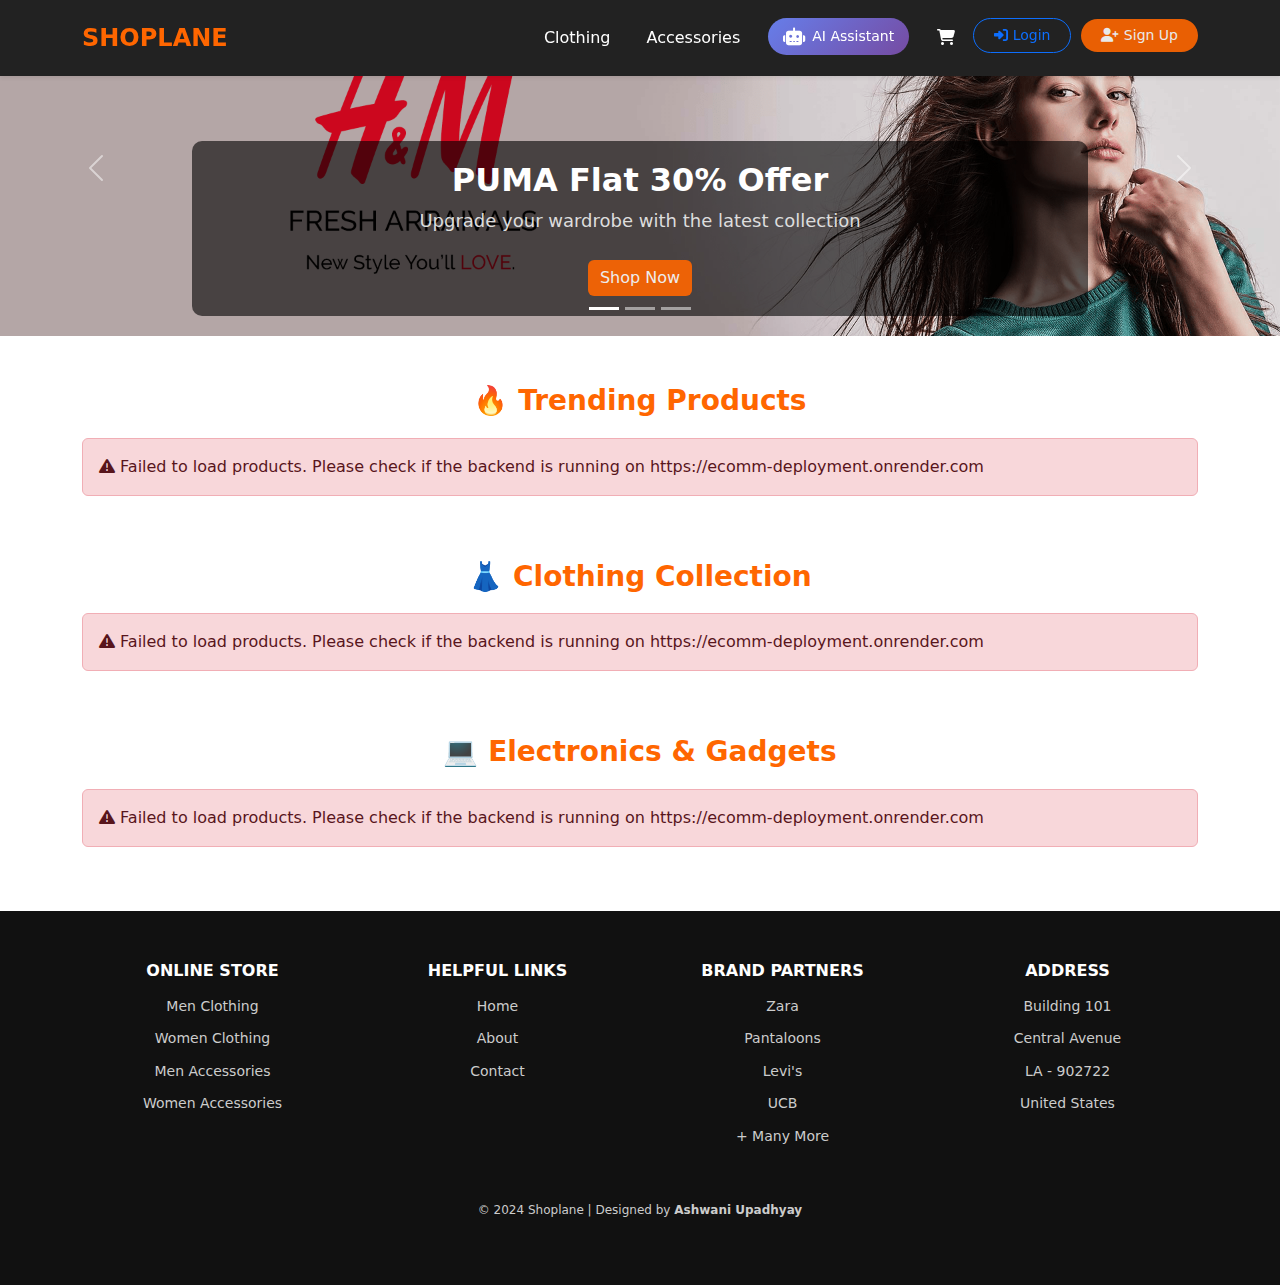
<file: index.html>
<!DOCTYPE html>
<html lang="en">
  <head>
    <meta charset="UTF-8" />
    <meta name="viewport" content="width=device-width, initial-scale=1.0" />
    <title>Shoplane | Premium eCommerce</title>

    <!-- Bootstrap CSS -->
    <link
      rel="stylesheet"
      href="https://cdn.jsdelivr.net/npm/bootstrap@5.3.0/dist/css/bootstrap.min.css"
    />

    <!-- Custom CSS -->
    <link rel="stylesheet" href="css/style.css" />
    <link rel="stylesheet" href="css/gemini.css" />

    <!-- FontAwesome Icons -->
    <link
      rel="stylesheet"
      href="https://cdnjs.cloudflare.com/ajax/libs/font-awesome/6.4.2/css/all.min.css"
    />
    
    <style>
      /* Cart badge styling */
      .cart-badge {
        position: absolute;
        top: -8px;
        right: -10px;
        background: #dc3545;
        color: white;
        border-radius: 50%;
        padding: 2px 7px;
        font-size: 12px;
        font-weight: bold;
        display: none;
      }
      
      .nav-link {
        position: relative;
      }

      /* Auth buttons */
      .auth-buttons {
        display: flex;
        gap: 10px;
        align-items: center;
      }

      .auth-buttons .btn {
        padding: 6px 20px;
        font-size: 14px;
        border-radius: 20px;
      }

      /* Logged in user display */
      .user-info {
        display: flex;
        align-items: center;
        gap: 10px;
        padding: 6px 15px;
        background: #f8f9fa;
        border-radius: 20px;
      }

      .user-name {
        font-weight: 600;
        color: #333;
      }

      .logout-btn {
        background: none;
        border: none;
        color: #dc3545;
        cursor: pointer;
        font-size: 14px;
        padding: 0 10px;
      }

      .logout-btn:hover {
        text-decoration: underline;
      }
    </style>
  </head>

  <body>
    <!-- NAVBAR -->
    <nav class="navbar navbar-expand-lg navbar-light bg-white shadow-sm">
      <div class="container">
        <a class="navbar-brand fw-bold" href="index.html">SHOPLANE</a>
        <button
          class="navbar-toggler"
          type="button"
          data-bs-toggle="collapse"
          data-bs-target="#navbarNav"
        >
          <span class="navbar-toggler-icon"></span>
        </button>
        <div class="collapse navbar-collapse" id="navbarNav">
          <ul class="navbar-nav ms-auto">
            <li class="nav-item"><a class="nav-link" href="#">Clothing</a></li>
            <li class="nav-item">
              <a class="nav-link" href="#">Accessories</a>
            </li>
            
            <!-- Gemini AI Icon in Header -->
            <li class="nav-item">
              <a class="nav-link gemini-nav-link" href="#" onclick="openGemini(); return false;" title="Ask Gemini AI">
                <i class="fas fa-robot"></i>
                <span class="gemini-text">AI Assistant</span>
              </a>
            </li>
            
            <!-- Cart Icon in Navbar -->
            <li class="nav-item">
              <a class="nav-link" href="cart.html">
                <i class="fas fa-shopping-cart"></i>
                <span class="cart-badge">0</span>
              </a>
            </li>
            
            <!-- Auth Section: Shows Login/Signup OR User Info -->
            <li class="nav-item" id="auth-section">
              <!-- Dynamic content will be inserted here by JavaScript -->
            </li>
          </ul>
        </div>
      </div>
    </nav>

    <!-- HERO BANNER: CAROUSEL -->
    <div id="heroCarousel" class="carousel slide" data-bs-ride="carousel">
      <div class="carousel-indicators">
        <button
          type="button"
          data-bs-target="#heroCarousel"
          data-bs-slide-to="0"
          class="active"
        ></button>
        <button
          type="button"
          data-bs-target="#heroCarousel"
          data-bs-slide-to="1"
        ></button>
        <button
          type="button"
          data-bs-target="#heroCarousel"
          data-bs-slide-to="2"
        ></button>
      </div>

      <div class="carousel-inner">
        <!-- Banner 1 -->
        <div class="carousel-item active">
          <img src="img/img1.png" class="d-block w-100" alt="Fashion" />
          <div class="carousel-caption">
            <h2>PUMA Flat 30% Offer</h2>
            <p>Upgrade your wardrobe with the latest collection</p>
            <a href="#" class="btn btn-primary">Shop Now</a>
          </div>
        </div>

        <!-- Banner 2 -->
        <div class="carousel-item">
          <img src="img/img2.png" class="d-block w-100" alt="Shoes" />
          <div class="carousel-caption">
            <h2>Exclusive Footwear Collection</h2>
            <p>Get the best deals on top brands</p>
            <a href="#" class="btn btn-primary">Shop Now</a>
          </div>
        </div>

        <!-- Banner 3 -->
        <div class="carousel-item">
          <img src="img/img3.png" class="d-block w-100" alt="Watches" />
          <div class="carousel-caption">
            <h2>Luxury Watches Collection</h2>
            <p>Stylish and premium designs for all occasions</p>
            <a href="#" class="btn btn-primary">Shop Now</a>
          </div>
        </div>
      </div>

      <!-- Carousel Navigation -->
      <button
        class="carousel-control-prev"
        type="button"
        data-bs-target="#heroCarousel"
        data-bs-slide="prev"
      >
        <span class="carousel-control-prev-icon"></span>
      </button>
      <button
        class="carousel-control-next"
        type="button"
        data-bs-target="#heroCarousel"
        data-bs-slide="next"
      >
        <span class="carousel-control-next-icon"></span>
      </button>
    </div>

    <!-- PRODUCT GRID -->
    <!-- PRODUCT CATEGORIES -->
    <div class="container mt-5">
      <!-- Trending Products -->
      <h2 class="section-title">🔥 Trending Products</h2>
      <div id="trending-products" class="row"></div>

      <!-- Clothing -->
      <h2 class="section-title mt-5">👗 Clothing Collection</h2>
      <div id="clothing-products" class="row"></div>

      <!-- Electronics -->
      <h2 class="section-title mt-5">💻 Electronics & Gadgets</h2>
      <div id="electronics-products" class="row"></div>
    </div>

    <!-- FOOTER -->
    <footer class="footer mt-5">
      <div class="container">
        <div class="row">
          <!-- Online Store -->
          <div class="col-md-3">
            <h5>ONLINE STORE</h5>
            <ul class="footer-list">
              <li><a href="#">Men Clothing</a></li>
              <li><a href="#">Women Clothing</a></li>
              <li><a href="#">Men Accessories</a></li>
              <li><a href="#">Women Accessories</a></li>
            </ul>
          </div>

          <!-- Helpful Links -->
          <div class="col-md-3">
            <h5>HELPFUL LINKS</h5>
            <ul class="footer-list">
              <li><a href="#">Home</a></li>
              <li><a href="#">About</a></li>
              <li><a href="#">Contact</a></li>
            </ul>
          </div>

          <!-- Brand Partners -->
          <div class="col-md-3">
            <h5>BRAND PARTNERS</h5>
            <ul class="footer-list">
              <li>Zara</li>
              <li>Pantaloons</li>
              <li>Levi's</li>
              <li>UCB</li>
              <li>+ Many More</li>
            </ul>
          </div>

          <!-- Address -->
          <div class="col-md-3">
            <h5>ADDRESS</h5>
            <ul class="footer-list">
              <li>Building 101</li>
              <li>Central Avenue</li>
              <li>LA - 902722</li>
              <li>United States</li>
            </ul>
          </div>
        </div>
      </div>
      <!-- Copyright Section -->
      <div class="row mt-4">
        <div class="col-12 text-center">
          <p class="copyright">
            © 2024 Shoplane | Designed by <strong>Ashwani Upadhyay</strong>
          </p>
        </div>
      </div>
    </footer>

    <!-- Gemini Modal -->
    <div class="gemini-modal" id="geminiModal">
      <div class="gemini-content">
        <div class="gemini-header">
          <h3><i class="fas fa-robot"></i> Gemini AI Assistant</h3>
          <button class="close-gemini" onclick="closeGemini()">
            <i class="fas fa-times"></i>
          </button>
        </div>
        <iframe 
          class="gemini-iframe" 
          id="geminiIframe"
          src=""
          allow="microphone; camera"
        ></iframe>
      </div>
    </div>

    <!-- Bootstrap JS -->
    <script src="https://cdn.jsdelivr.net/npm/bootstrap@5.3.0/dist/js/bootstrap.bundle.min.js"></script>
    
    <!-- Load cart.js BEFORE api.js so functions are available -->
    <script src="js/cart.js"></script>
    <script src="js/api.js"></script>
    <script src="js/gemini.js"></script>

    <script>
      // Check if user is logged in and update navbar
      function updateAuthSection() {
        const authSection = document.getElementById('auth-section');
        const currentUser = JSON.parse(localStorage.getItem('currentUser'));

        if (currentUser) {
          const firstName = currentUser.name.split(' ')[0];
          authSection.innerHTML = `
            <div class="user-info">
              <span class="user-name">Hi, ${firstName}!</span>
              <button class="logout-btn" onclick="logout()">
                <i class="fas fa-sign-out-alt"></i> Logout
              </button>
            </div>
          `;
        } else {
          authSection.innerHTML = `
            <div class="auth-buttons">
              <a href="login.html" class="btn btn-outline-primary btn-sm">
                <i class="fas fa-sign-in-alt"></i> Login
              </a>
              <a href="signup.html" class="btn btn-primary btn-sm">
                <i class="fas fa-user-plus"></i> Sign Up
              </a>
            </div>
          `;
        }
      }

      // Logout function
      function logout() {
        if (confirm('Are you sure you want to logout?')) {
          localStorage.removeItem('currentUser');
          window.location.reload();
        }
      }

      // Initialize when page loads
      document.addEventListener('DOMContentLoaded', function() {
        updateAuthSection();
        loadProducts();
      });
    </script>
  </body>
</html>
</file>
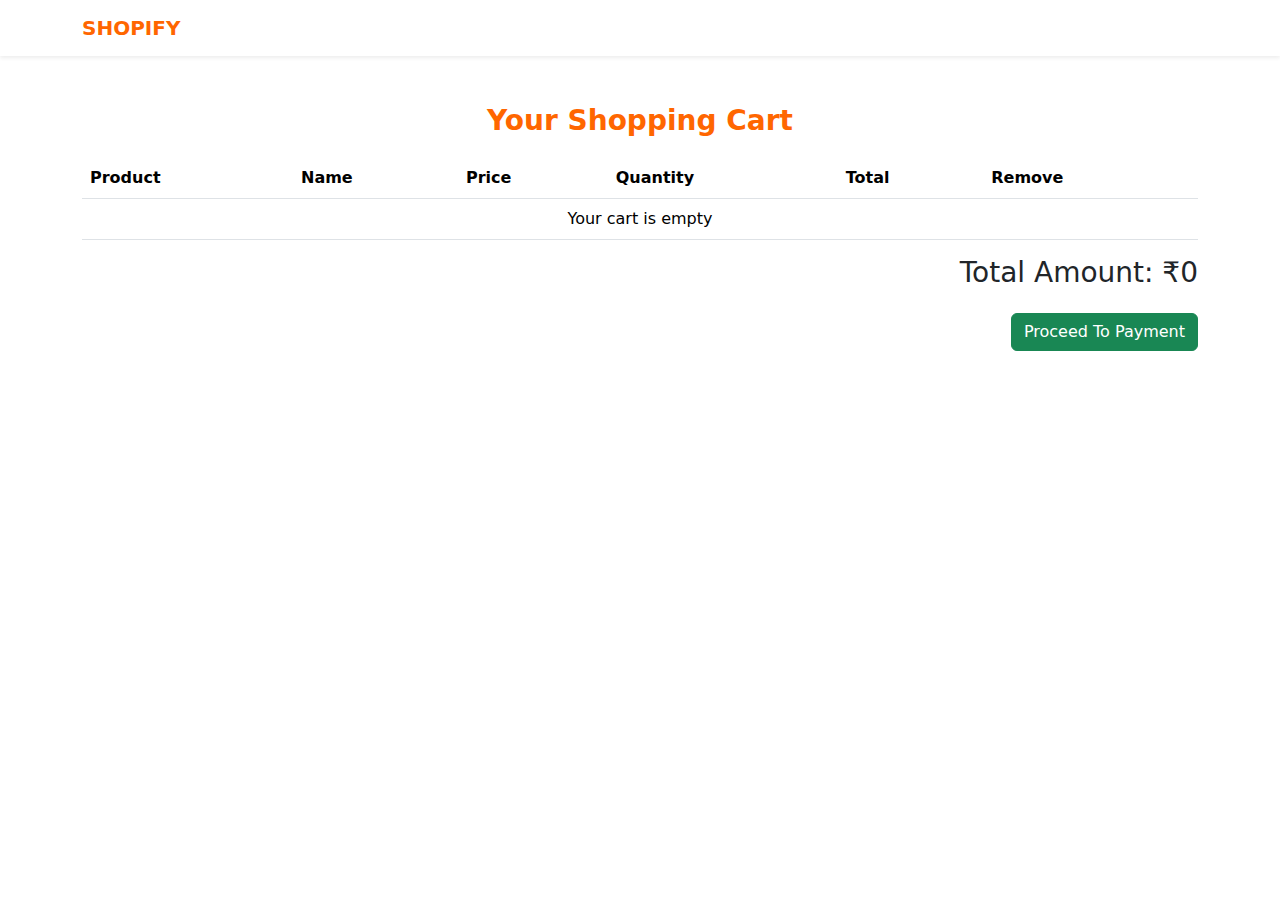
<file: cart.html>
<!DOCTYPE html>
<html lang="en">
  <head>
    <meta charset="UTF-8" />
    <meta name="viewport" content="width=device-width, initial-scale=1.0" />
    <title>Shopify | Cart</title>

    <link rel="stylesheet" href="css/style.css" />
    <link
      rel="stylesheet"
      href="https://cdn.jsdelivr.net/npm/bootstrap@5.3.0/dist/css/bootstrap.min.css"
    />
    <link
      rel="stylesheet"
      href="https://cdnjs.cloudflare.com/ajax/libs/font-awesome/6.4.2/css/all.min.css"
    />
  </head>
  <body>
    <nav class="navbar navbar-expand-lg navbar-light bg-white shadow-sm">
      <div class="container">
        <a class="navbar-brand fw-bold" href="index.html">SHOPIFY</a>
        <button
          class="navbar-toggler"
          type="button"
          data-bs-toggle="collapse"
          data-bs-target="#navbarNav"
        >
          <span class="navbar-toggler-icon"></span>
        </button>
        <div class="collapse navbar-collapse" id="navbarNav">
          <ul class="navbar-nav ms-auto">
            <li class="nav-item">
              <a class="nav-link" href="index.html">Home</a>
            </li>
            <li class="nav-item">
              <a class="nav-link" href="#">Clothing</a>
            </li>
            <li class="nav-item">
              <a class="nav-link" href="#">Accessories</a>
            </li>
            <li class="nav-item">
              <a class="nav-link" href="cart.html">
                <i class="fas fa-shopping-cart"></i>
                <span class="cart-badge">0</span>
              </a>
            </li>
          </ul>
        </div>
      </div>
    </nav>

    <div class="container mt-5">
      <h2 class="section-title">Your Shopping Cart</h2>
      <table class="table">
        <thead>
          <tr>
            <th>Product</th>
            <th>Name</th>
            <th>Price</th>
            <th>Quantity</th>
            <th>Total</th>
            <th>Remove</th>
          </tr>
        </thead>
        <tbody id="cart-items"></tbody>
      </table>

      <h3 class="text-end">Total Amount: ₹<span id="total-amount">0</span></h3>
      <button class="btn btn-success float-end mt-3" onclick="checkout()">
        Proceed To Payment
      </button>
    </div>

    <script src="https://cdn.jsdelivr.net/npm/bootstrap@5.3.0/dist/js/bootstrap.bundle.min.js"></script>
    <script src="js/cart.js"></script>
  </body>
</html>
</file>
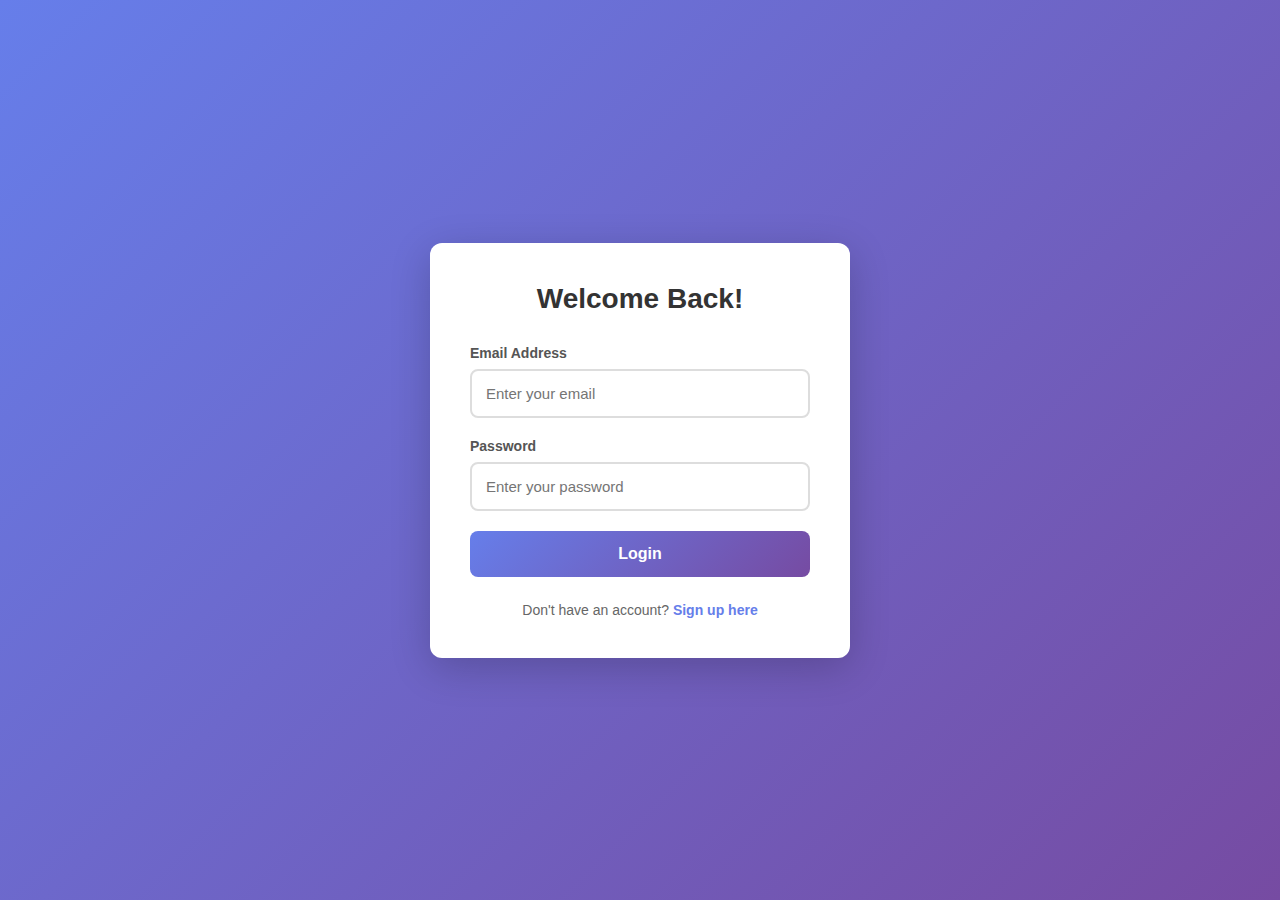
<file: login.html>
<!DOCTYPE html>
<html lang="en">
<head>
    <meta charset="UTF-8">
    <meta name="viewport" content="width=device-width, initial-scale=1.0">
    <title>Login - SHOPLANE</title>
    <style>
        * { margin: 0; padding: 0; box-sizing: border-box; }
        body {
            font-family: 'Segoe UI', Tahoma, Geneva, Verdana, sans-serif;
            background: linear-gradient(135deg, #667eea 0%, #764ba2 100%);
            min-height: 100vh;
            display: flex;
            align-items: center;
            justify-content: center;
            padding: 20px;
        }
        .container {
            background: white;
            padding: 40px;
            border-radius: 12px;
            box-shadow: 0 10px 40px rgba(0,0,0,0.2);
            width: 100%;
            max-width: 420px;
        }
        h2 { text-align: center; color: #333; margin-bottom: 30px; font-size: 28px; }
        .form-group { margin-bottom: 20px; }
        label { display: block; margin-bottom: 8px; color: #555; font-weight: 600; font-size: 14px; }
        input {
            width: 100%;
            padding: 14px;
            border: 2px solid #ddd;
            border-radius: 8px;
            font-size: 15px;
            transition: all 0.3s;
        }
        input:focus { outline: none; border-color: #667eea; box-shadow: 0 0 0 3px rgba(102, 126, 234, 0.1); }
        button {
            width: 100%;
            padding: 14px;
            background: linear-gradient(135deg, #667eea 0%, #764ba2 100%);
            color: white;
            border: none;
            border-radius: 8px;
            font-size: 16px;
            font-weight: 700;
            cursor: pointer;
            transition: transform 0.2s, box-shadow 0.2s;
        }
        button:hover { transform: translateY(-2px); box-shadow: 0 5px 15px rgba(102, 126, 234, 0.4); }
        button:disabled { opacity: 0.6; cursor: not-allowed; transform: none; }
        .alert {
            padding: 14px;
            border-radius: 8px;
            margin-bottom: 20px;
            text-align: center;
            font-size: 14px;
            display: none;
        }
        .alert-error { background: #fee; color: #c33; border: 1px solid #fcc; }
        .alert-success { background: #efe; color: #2a7; border: 1px solid #cfc; }
        .signup-link { text-align: center; margin-top: 25px; color: #666; font-size: 14px; }
        .signup-link a { color: #667eea; text-decoration: none; font-weight: 700; }
        .signup-link a:hover { text-decoration: underline; }
    </style>
</head>
<body>
    <div class="container">
        <h2>Welcome Back!</h2>
        
        <div id="error-msg" class="alert alert-error"></div>
        <div id="success-msg" class="alert alert-success"></div>
        
        <form id="loginForm">
            <div class="form-group">
                <label for="email">Email Address</label>
                <input type="email" id="email" placeholder="Enter your email" required>
            </div>
            
            <div class="form-group">
                <label for="password">Password</label>
                <input type="password" id="password" placeholder="Enter your password" required>
            </div>
            
            <button type="submit">Login</button>
        </form>
        
        <div class="signup-link">
            Don't have an account? <a href="signup.html">Sign up here</a>
        </div>
    </div>

    <script>
        // Show success message if user just registered
        if(localStorage.getItem('justRegistered')) {
            document.getElementById('success-msg').textContent = 'Registration successful! Please login.';
            document.getElementById('success-msg').style.display = 'block';
            localStorage.removeItem('justRegistered');
        }

        document.getElementById('loginForm').addEventListener('submit', function(e) {
            e.preventDefault();
            
            // Hide previous messages
            document.getElementById('error-msg').style.display = 'none';
            document.getElementById('success-msg').style.display = 'none';
            
            const email = document.getElementById('email').value.trim();
            const password = document.getElementById('password').value;
            
            // Get users from localStorage
            const users = JSON.parse(localStorage.getItem('users') || '[]');
            
            // Find matching user
            const user = users.find(u => u.email === email && u.password === password);
            
            if(user) {
                // Store current user
                localStorage.setItem('currentUser', JSON.stringify(user));
                
                // Show success message
                document.getElementById('success-msg').textContent = 'Login successful! Redirecting...';
                document.getElementById('success-msg').style.display = 'block';
                
                // Redirect to home page - USE ABSOLUTE PATH FROM ROOT
                setTimeout(() => {
                    window.location.href = '/index.html';
                }, 1000);
            } else {
                // Show error message
                document.getElementById('error-msg').textContent = 'Invalid email or password';
                document.getElementById('error-msg').style.display = 'block';
            }
        });
    </script>
</body>
</html>
</file>
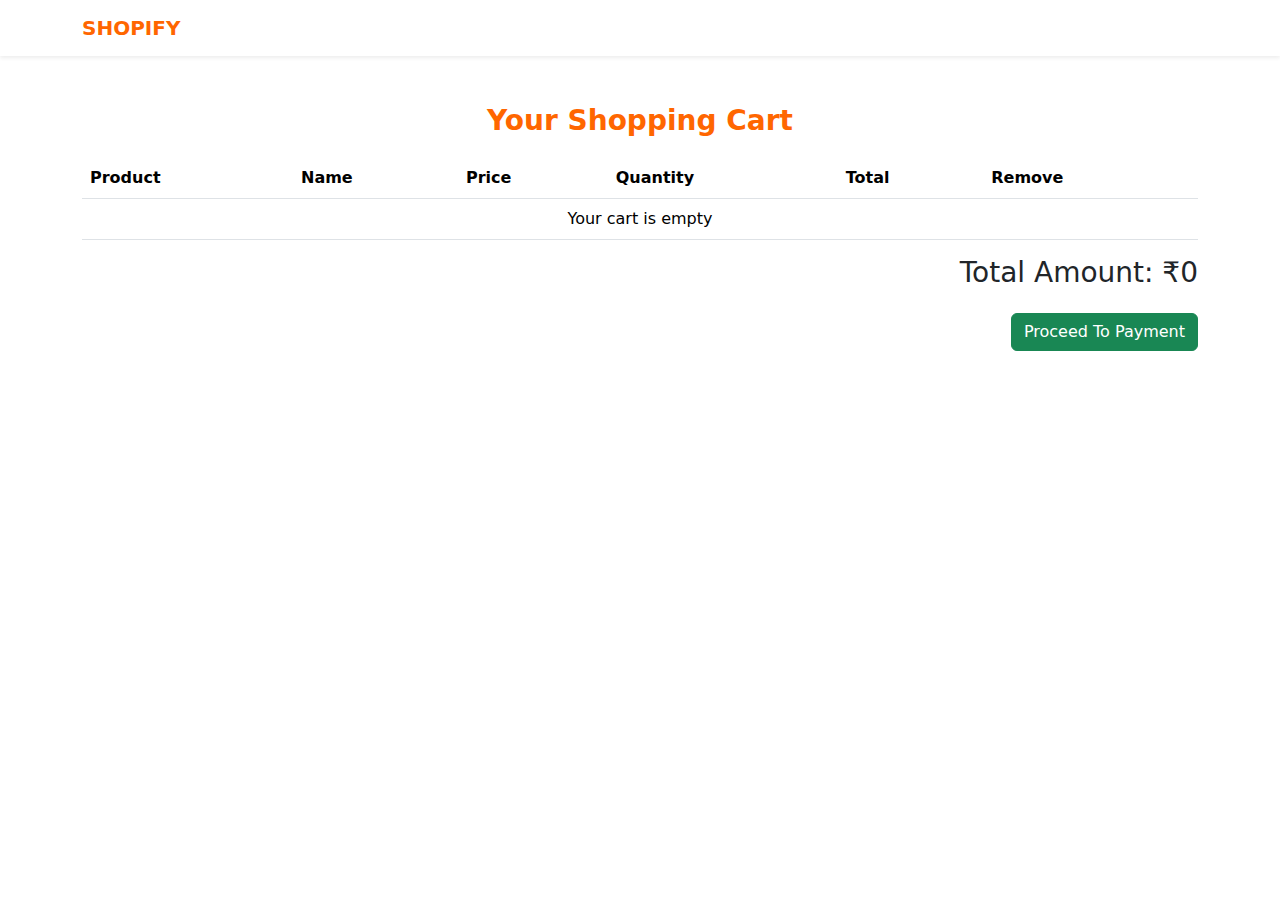
<file: payment.html>
<!-- <!DOCTYPE html>
<html lang="en">
  <head>
    <meta charset="UTF-8" />
    <meta name="viewport" content="width=device-width, initial-scale=1.0" />
    <title>Spark 3.0 Course Checkout</title>
    <link
      rel="stylesheet"
      href="https://cdnjs.cloudflare.com/ajax/libs/font-awesome/6.4.0/css/all.min.css"
    />
    <link rel="preconnect" href="https://fonts.googleapis.com" />
    <link rel="preconnect" href="https://fonts.gstatic.com" crossorigin />
    <link
      href="https://fonts.googleapis.com/css2?family=Poppins:wght@300;400;500;600;700&display=swap"
      rel="stylesheet"
    />
    <script src="https://checkout.razorpay.com/v1/checkout.js"></script>

    <link rel="stylesheet" href="styles.css" />
  </head>
  <body>
    <div class="container">
      <div class="payment-section">
        <h1>Payment Details</h1>

        <div class="form-group">
          <label for="name">Name</label>
          <input type="text" id="name" placeholder="Enter Name" />
        </div>

        <div class="form-group">
          <label for="email">Email</label>
          <input type="email" id="email" placeholder="Enter Email" />
        </div>

        <div class="form-group">
          <label for="phone">Phone (WhatsApp enabled to access later)</label>
          <div class="phone-input">
            <div class="flag">
              <img src="image.png" alt="IN" />
              <span>+91</span>
            </div>
            <input type="tel" id="phone" placeholder="Enter Phone" />
          </div>
        </div>

        <div class="form-group">
          <label for="coupon">Coupon Code</label>
          <div class="coupon-container">
            <input type="text" id="coupon" value="EARLYBIRD" />
            <span class="clear-coupon"><i class="fas fa-times"></i></span>
          </div>
          <div class="success-message">
            <i class="fas fa-check-circle"></i> Offer applied successfully
          </div>
        </div>

        <div class="price-card">
          <div class="price-row">
            <span>Original Price</span>
            <span>₹9,999.00</span>
          </div>
          <div class="price-row">
            <span>Discount</span>
            <span class="negative-amount">-₹6,049.40</span>
          </div>
          <div class="price-row total-row">
            <span>Total</span>
            <span>₹3,949.60</span>
          </div>
        </div>

        <button class="pay-button">
          <i class="fas fa-lock"></i> Pay ₹3,950
        </button>
        <div class="payment-methods">
          <i class="fab fa-cc-visa"></i>
          <i class="fab fa-cc-mastercard"></i>
          <i class="fab fa-cc-amex"></i>
          <i class="fab fa-google-pay"></i>
          <i class="fab fa-apple-pay"></i>
        </div>
        <div class="secure-text">
          <i class="fas fa-shield-alt"></i> Secure payment - 100% safe checkout
        </div>
      </div>

      <div class="course-section">
        <h1 class="course-title">
          Spark 3.0 : Job Ready Java Full Stack LIVE Course
        </h1>

        <div class="course-banner">
          <img
            src="https://com.rpy.club/_next/image?url=https%3A%2F%2Fd22fm4ukds3x17.cloudfront.net%2Fuser_course_file_6544b19ee0c4c40c38930239%2F2024-11-30%2FZp9YyPZqZE.png&w=3840&q=75"
            alt="Java Course Banner"
          />
          <div class="live-badge">LIVE</div>
        </div>

        <div class="course-description">
          This 4-month course is tailored to equip you with the skills needed to
          build both the backend (the behind-the-scenes functionality) and the
          frontend (the user interface) of web applications.
        </div>

        <div class="instructor-info">
          <i class="fas fa-user-tie"></i> Experienced Instructor with 6+ years
          in Java development
        </div>

        <div class="course-highlights">
          <div class="highlight-item">
            <i class="fas fa-calendar-alt"></i>
            <div>
              <strong>Duration</strong>
              <span>4 months</span>
            </div>
          </div>
          <div class="highlight-item">
            <i class="fas fa-clock"></i>
            <div>
              <strong>Hours</strong>
              <span>120+</span>
            </div>
          </div>
          <div class="highlight-item">
            <i class="fas fa-users"></i>
            <div>
              <strong>Batch Size</strong>
              <span>Limited seats</span>
            </div>
          </div>
        </div>

        <div class="course-features">
          <h3>Course includes:</h3>
          <div class="feature-item">
            <span class="feature-check"><i class="fas fa-check"></i></span>
            <span>Live Masterclasses</span>
          </div>
          <div class="feature-item">
            <span class="feature-check"><i class="fas fa-check"></i></span>
            <span>Real time projects</span>
          </div>
          <div class="feature-item">
            <span class="feature-check"><i class="fas fa-check"></i></span>
            <span>Access to recording</span>
          </div>
          <div class="feature-item">
            <span class="feature-check"><i class="fas fa-check"></i></span>
            <span>120+ hours of core teaching with projects discussion</span>
          </div>
          <div class="feature-item">
            <span class="feature-check"><i class="fas fa-check"></i></span>
            <span>Extra Assignments and Quiz to practice</span>
          </div>
          <div class="feature-item">
            <span class="feature-check"><i class="fas fa-check"></i></span>
            <span>Bonus Sessions</span>
          </div>

          <div class="show-more">
            <span id="show-more-text">Show more</span>
            <i class="fas fa-chevron-down"></i>
          </div>
        </div>
      </div>
    </div>

    <script src="script.js"></script>
  </body>
</html> -->


<!DOCTYPE html>
<html lang="en">
  <head>
    <meta charset="UTF-8" />
    <meta name="viewport" content="width=device-width, initial-scale=1.0" />
    <title>Product Checkout</title>
    <!-- <link
      rel="stylesheet"
      href="https://cdnjs.cloudflare.com/ajax/libs/font-awesome/6.4.0/css/all.min.css"
    /> -->
    <link rel="stylesheet" href="https://cdn.jsdelivr.net/npm/@fortawesome/fontawesome-free@6.4.0/css/all.min.css" />
    <link rel="preconnect" href="https://fonts.googleapis.com" />
    <link rel="preconnect" href="https://fonts.gstatic.com" crossorigin />
    <link
      href="https://fonts.googleapis.com/css2?family=Poppins:wght@300;400;500;600;700&display=swap"
      rel="stylesheet"
    />
    <script src="https://checkout.razorpay.com/v1/checkout.js"></script>

    <link rel="stylesheet" href="css/styles.css" />
  </head>
  <body>
    <div class="container">
      <div class="payment-section">
        <h1>Payment Details</h1>

        <div class="form-group">
          <label for="name">Name</label>
          <input type="text" id="name" placeholder="Enter Name" />
        </div>

        <div class="form-group">
          <label for="email">Email</label>
          <input type="email" id="email" placeholder="Enter Email" />
        </div>

        <div class="form-group">
          <label for="phone">Phone (WhatsApp enabled to access later)</label>
          <div class="phone-input">
            <div class="flag">
              <img src="img/image.png" alt="IN" />
              <span>+91</span>
            </div>
            <input type="tel" id="phone" placeholder="Enter Phone" />
          </div>
        </div>

        <div class="form-group">
          <label for="coupon">Coupon Code</label>
          <div class="coupon-container">
            <input type="text" id="coupon" value="EARLYBIRD" />
            <span class="clear-coupon"><i class="fas fa-times"></i></span>
          </div>
          <div class="success-message">
            <i class="fas fa-check-circle"></i> Offer applied successfully
          </div>
        </div>

        <div class="price-card">
          <div class="price-row">
            <span>Original Price</span>
            <span>₹9,999.00</span>
          </div>
          <div class="price-row">
            <span>Discount</span>
            <span class="negative-amount">-₹6,049.40</span>
          </div>
          <div class="price-row total-row">
            <span>Total</span>
            <span>₹3,949.60</span>
          </div>
        </div>

        <button class="pay-button">
          <i class="fas fa-lock"></i> Pay ₹3,950
        </button>
        <div class="payment-methods">
          <i class="fab fa-cc-visa"></i>
          <i class="fab fa-cc-mastercard"></i>
          <i class="fab fa-cc-amex"></i>
          <i class="fab fa-google-pay"></i>
          <i class="fab fa-apple-pay"></i>
        </div>
        <div class="secure-text">
          <i class="fas fa-shield-alt"></i> Secure payment - 100% safe checkout
        </div>
      </div>

      <div class="course-section">
        <h1 class="course-title">
          Premium Wireless Headphones - Noise Cancelling
        </h1>

        <div class="course-banner">
          <img
            src="https://images.unsplash.com/photo-1505740420928-5e560c06d30e?w=800&q=80"
            alt="Product Image"
          />
          <div class="live-badge">NEW</div>
        </div>

        <div class="course-description">
          Experience superior sound quality with active noise cancellation technology. 
          These premium headphones deliver crystal-clear audio, deep bass, and long-lasting 
          comfort for all-day wear. Perfect for music lovers, professionals, and travelers.
        </div>

        <div class="instructor-info">
          <i class="fas fa-star"></i> 4.8 Rating (2,450 reviews)
        </div>

        <div class="course-highlights">
          <div class="highlight-item">
            <i class="fas fa-truck"></i>
            <div>
              <strong>Delivery</strong>
              <span>2-3 days</span>
            </div>
          </div>
          <div class="highlight-item">
            <i class="fas fa-shield-alt"></i>
            <div>
              <strong>Warranty</strong>
              <span>1 Year</span>
            </div>
          </div>
          <div class="highlight-item">
            <i class="fas fa-undo"></i>
            <div>
              <strong>Returns</strong>
              <span>30 days</span>
            </div>
          </div>
        </div>

        <div class="course-features">
          <h3>Product Features:</h3>
          <div class="feature-item">
            <span class="feature-check"><i class="fas fa-check"></i></span>
            <span>Active Noise Cancellation</span>
          </div>
          <div class="feature-item">
            <span class="feature-check"><i class="fas fa-check"></i></span>
            <span>40 Hours Battery Life</span>
          </div>
          <div class="feature-item">
            <span class="feature-check"><i class="fas fa-check"></i></span>
            <span>Premium Sound Quality</span>
          </div>
          <div class="feature-item">
            <span class="feature-check"><i class="fas fa-check"></i></span>
            <span>Bluetooth 5.0 Wireless Connectivity</span>
          </div>
          <div class="feature-item">
            <span class="feature-check"><i class="fas fa-check"></i></span>
            <span>Comfortable Ear Cushions</span>
          </div>
          <div class="feature-item">
            <span class="feature-check"><i class="fas fa-check"></i></span>
            <span>Built-in Microphone for Calls</span>
          </div>

          <div class="show-more">
            <span id="show-more-text">Show more</span>
            <i class="fas fa-chevron-down"></i>
          </div>
        </div>
      </div>
    </div>

    <script src="js/script.js"></script>
  </body>
</html>
</file>
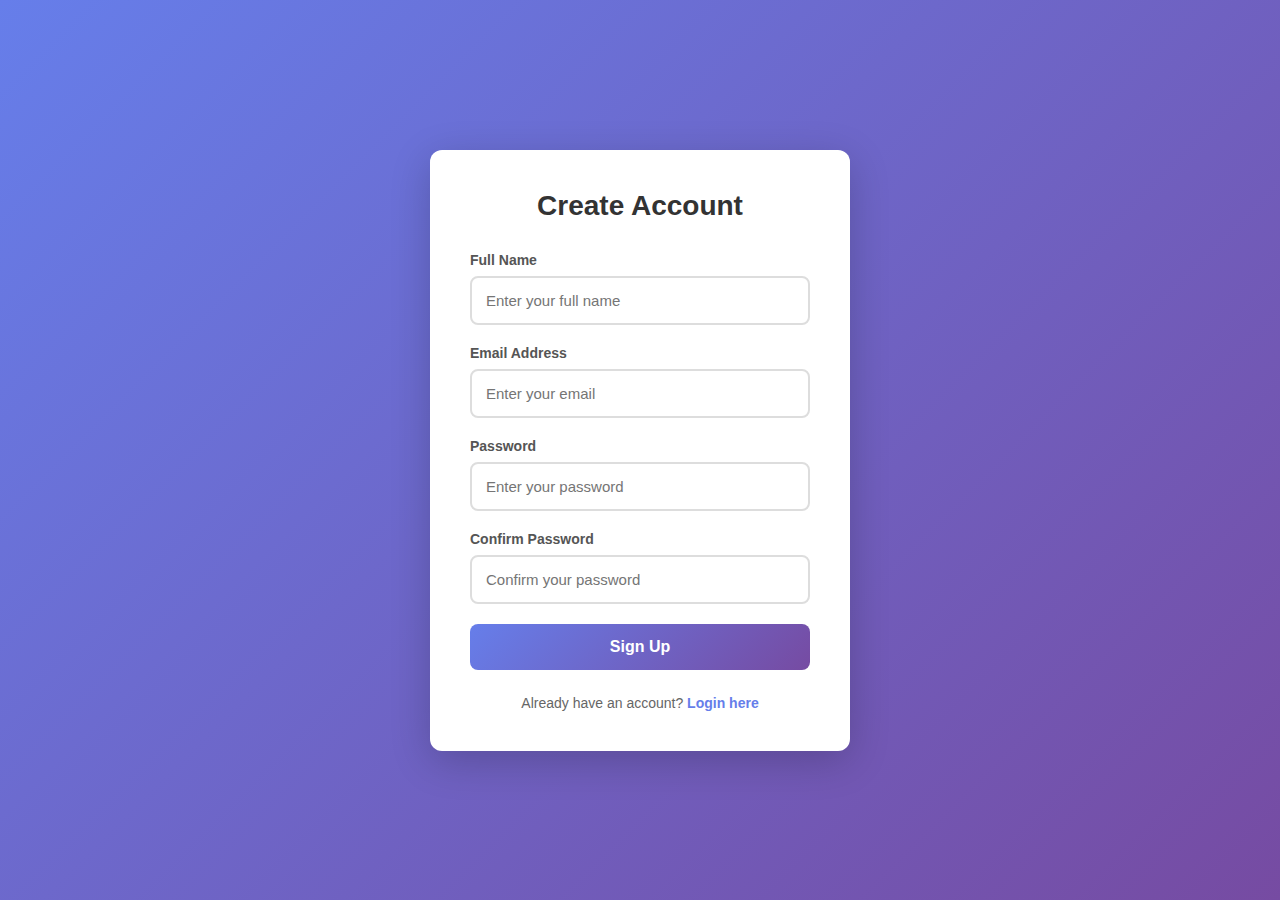
<file: signup.html>
<!DOCTYPE html>
<html lang="en">
<head>
    <meta charset="UTF-8">
    <meta name="viewport" content="width=device-width, initial-scale=1.0">
    <title>Sign Up - SHOPLANE</title>
    <style>
        * { margin: 0; padding: 0; box-sizing: border-box; }
        body {
            font-family: 'Segoe UI', Tahoma, Geneva, Verdana, sans-serif;
            background: linear-gradient(135deg, #667eea 0%, #764ba2 100%);
            min-height: 100vh;
            display: flex;
            align-items: center;
            justify-content: center;
            padding: 20px;
        }
        .container {
            background: white;
            padding: 40px;
            border-radius: 12px;
            box-shadow: 0 10px 40px rgba(0,0,0,0.2);
            width: 100%;
            max-width: 420px;
        }
        h2 { text-align: center; color: #333; margin-bottom: 30px; font-size: 28px; }
        .form-group { margin-bottom: 20px; }
        label { display: block; margin-bottom: 8px; color: #555; font-weight: 600; font-size: 14px; }
        input {
            width: 100%;
            padding: 14px;
            border: 2px solid #ddd;
            border-radius: 8px;
            font-size: 15px;
            transition: all 0.3s;
        }
        input:focus { outline: none; border-color: #667eea; box-shadow: 0 0 0 3px rgba(102, 126, 234, 0.1); }
        button {
            width: 100%;
            padding: 14px;
            background: linear-gradient(135deg, #667eea 0%, #764ba2 100%);
            color: white;
            border: none;
            border-radius: 8px;
            font-size: 16px;
            font-weight: 700;
            cursor: pointer;
            transition: transform 0.2s, box-shadow 0.2s;
        }
        button:hover { transform: translateY(-2px); box-shadow: 0 5px 15px rgba(102, 126, 234, 0.4); }
        button:disabled { opacity: 0.6; cursor: not-allowed; transform: none; }
        .alert {
            padding: 14px;
            border-radius: 8px;
            margin-bottom: 20px;
            text-align: center;
            font-size: 14px;
            display: none;
        }
        .alert-error { background: #fee; color: #c33; border: 1px solid #fcc; }
        .alert-success { background: #efe; color: #2a7; border: 1px solid #cfc; }
        .login-link { text-align: center; margin-top: 25px; color: #666; font-size: 14px; }
        .login-link a { color: #667eea; text-decoration: none; font-weight: 700; }
        .login-link a:hover { text-decoration: underline; }
    </style>
</head>
<body>
    <div class="container">
        <h2>Create Account</h2>
        
        <div id="error-msg" class="alert alert-error"></div>
        <div id="success-msg" class="alert alert-success"></div>
        
        <form id="signupForm">
            <div class="form-group">
                <label for="name">Full Name</label>
                <input type="text" id="name" placeholder="Enter your full name" required>
            </div>
            
            <div class="form-group">
                <label for="email">Email Address</label>
                <input type="email" id="email" placeholder="Enter your email" required>
            </div>
            
            <div class="form-group">
                <label for="password">Password</label>
                <input type="password" id="password" placeholder="Enter your password" required minlength="6">
            </div>
            
            <div class="form-group">
                <label for="confirmPassword">Confirm Password</label>
                <input type="password" id="confirmPassword" placeholder="Confirm your password" required>
            </div>
            
            <button type="submit">Sign Up</button>
        </form>
        
        <div class="login-link">
            Already have an account? <a href="login.html">Login here</a>
        </div>
    </div>

    <script>
        document.getElementById('signupForm').addEventListener('submit', function(e) {
            e.preventDefault();
            
            // Hide previous messages
            document.getElementById('error-msg').style.display = 'none';
            document.getElementById('success-msg').style.display = 'none';
            
            const name = document.getElementById('name').value.trim();
            const email = document.getElementById('email').value.trim();
            const password = document.getElementById('password').value;
            const confirmPassword = document.getElementById('confirmPassword').value;
            
            // Validation
            if(password !== confirmPassword) {
                document.getElementById('error-msg').textContent = 'Passwords do not match!';
                document.getElementById('error-msg').style.display = 'block';
                return;
            }
            
            if(password.length < 6) {
                document.getElementById('error-msg').textContent = 'Password must be at least 6 characters!';
                document.getElementById('error-msg').style.display = 'block';
                return;
            }
            
            // Get existing users
            const users = JSON.parse(localStorage.getItem('users') || '[]');
            
            // Check if email already exists
            if(users.some(u => u.email === email)) {
                document.getElementById('error-msg').textContent = 'Email already registered!';
                document.getElementById('error-msg').style.display = 'block';
                return;
            }
            
            // Add new user
            users.push({ name, email, password });
            localStorage.setItem('users', JSON.stringify(users));
            
            // Set flag for login page
            localStorage.setItem('justRegistered', 'true');
            
            // Show success and redirect
            document.getElementById('success-msg').textContent = 'Registration successful! Redirecting to login...';
            document.getElementById('success-msg').style.display = 'block';
            
            setTimeout(() => {
                window.location.href = '/login.html';
            }, 1500);
        });
    </script>
</body>
</html>
</file>
<file: css/style.css>
/* =======================
   Global Theme Colors
   ======================= */
:root {
  --primary-color: #ff6600; /* Vibrant Orange */
  --secondary-color: #111; /* Dark Gray Background */
  --text-color: #ddd; /* Light Text */
  --footer-text: #ccc; /* Footer Text (Improved) */
  --hover-color: #ff8533; /* Lighter Orange */
  --white: #fff; /* White Text */
  --navbar-bg: #222; /* Slightly lighter for navbar */
}

/* =======================
     Navbar Styling (Fixed)
     ======================= */
.navbar {
  background: var(--navbar-bg) !important; /* Ensures visibility */
  padding: 15px 20px;
  box-shadow: 0px 4px 10px rgba(0, 0, 0, 0.4); /* Adds slight elevation */
  z-index: 1000; /* Ensures navbar stays on top */
  position: fixed;
  width: 100%;
  top: 0;
  left: 0;
}

.navbar-brand {
  font-size: 24px;
  font-weight: bold;
  color: var(--primary-color) !important;
}

.nav-link {
  font-size: 16px;
  font-weight: 500;
  color: var(--white) !important;
  margin: 0 10px;
  transition: color 0.3s ease-in-out;
}

.nav-link:hover {
  color: var(--hover-color) !important;
}

/* Fix navbar toggler icon visibility */
.navbar-toggler {
  border: none;
}

.navbar-toggler-icon {
  filter: invert(1); /* Makes toggler icon visible */
}

/* =======================
     Hero Section (Carousel)
     ======================= */
#heroCarousel .carousel-caption {
  background: rgba(0, 0, 0, 0.6);
  padding: 20px;
  border-radius: 10px;
}

.carousel-caption h2 {
  font-size: 32px;
  font-weight: bold;
  color: var(--white);
}

.carousel-caption p {
  font-size: 18px;
  color: var(--text-color);
}

.carousel-caption .btn {
  margin-top: 10px;
  background: var(--primary-color);
  border: none;
  color: var(--white);
  transition: all 0.3s ease-in-out;
}

.carousel-caption .btn:hover {
  background: var(--hover-color);
}

/* Ensure all carousel images are the same height without cropping */
/* Ensure all carousel images have the same height and cover the container */

/* Make the carousel container flexible to adjust to image height */

/* =======================
     Product Section
     ======================= */
.section-title {
  text-align: center;
  font-size: 28px;
  font-weight: 600;
  margin-bottom: 20px;
  color: var(--primary-color);
}

/* Product Cards */
.card {
  transition: all 0.3s ease-in-out;
  border: none;
  border-radius: 10px;
  background: var(--secondary-color);
  color: var(--text-color);
  box-shadow: 0px 4px 8px rgba(255, 102, 0, 0.2); /* Adds slight orange glow */
  overflow: hidden;
  position: relative;
}

.card:hover {
  transform: scale(1.05);
  box-shadow: 0px 10px 15px rgba(255, 102, 0, 0.3);
}

/* Product Image */
.card-img-top {
  transition: transform 0.3s ease-in-out;
  width: 100%;
  height: 200px;
  object-fit: cover;
}

.card:hover .card-img-top {
  transform: scale(1.1);
}

/* Add to Cart Button */
.btn-primary {
  background: var(--primary-color);
  border: none;
  opacity: 0.9;
  transition: all 0.3s ease-in-out;
}

.card:hover .btn-primary {
  opacity: 1;
  transform: translateY(-3px);
}

.btn-primary:hover {
  background: var(--hover-color);
}

/* =======================
     Footer Styling (Enhanced)
     ======================= */
.footer {
  background: var(--secondary-color);
  color: var(--footer-text);
  padding: 50px 0;
  font-size: 14px;
  text-align: center; /* Ensures alignment */
}

.footer h5 {
  font-size: 16px;
  font-weight: bold;
  margin-bottom: 15px;
  text-transform: uppercase;
  color: var(--white);
}

.footer-list {
  list-style: none;
  padding: 0;
  margin: 0;
}

.footer-list li {
  margin-bottom: 10px;
  color: var(--footer-text);
  line-height: 1.6;
}

.footer-list a {
  color: var(--footer-text);
  text-decoration: none;
  transition: color 0.3s ease-in-out;
}

.footer-list a:hover {
  color: var(--primary-color);
}

/* Copyright */
.footer .copyright {
  text-align: center;
  width: 100%;
  margin-top: 20px;
  font-size: 12px;
  color: var(--footer-text);
}
</file>
<file: css/gemini.css>
/* Gemini AI in Header Navigation */
.gemini-nav-link {
  display: flex;
  align-items: center;
  gap: 6px;
  padding: 8px 15px !important;
  background: linear-gradient(135deg, #667eea 0%, #764ba2 100%);
  color: white !important;
  border-radius: 20px;
  transition: all 0.3s ease;
  margin-right: 10px;
}

.gemini-nav-link:hover {
  transform: translateY(-2px);
  box-shadow: 0 4px 12px rgba(102, 126, 234, 0.4);
  color: white !important;
}

.gemini-nav-link i {
  font-size: 18px;
}

.gemini-text {
  font-weight: 500;
  font-size: 14px;
}

/* Hide text on smaller screens, show only icon */
@media (max-width: 991px) {
  .gemini-text {
    display: none;
  }
  
  .gemini-nav-link {
    padding: 8px 12px !important;
    margin-right: 5px;
  }
}

/* Gemini Modal/Iframe Container */
.gemini-modal {
  display: none;
  position: fixed;
  top: 0;
  left: 0;
  width: 100%;
  height: 100%;
  background: rgba(0, 0, 0, 0.5);
  z-index: 9999;
  align-items: center;
  justify-content: center;
}

.gemini-modal.active {
  display: flex;
}

.gemini-content {
  position: relative;
  width: 90%;
  height: 90%;
  max-width: 1200px;
  background: white;
  border-radius: 10px;
  overflow: hidden;
  box-shadow: 0 10px 40px rgba(0, 0, 0, 0.3);
  animation: modalSlideIn 0.3s ease;
}

@keyframes modalSlideIn {
  from {
    opacity: 0;
    transform: translateY(-20px);
  }
  to {
    opacity: 1;
    transform: translateY(0);
  }
}

.gemini-header {
  display: flex;
  justify-content: space-between;
  align-items: center;
  padding: 15px 20px;
  background: linear-gradient(135deg, #667eea 0%, #764ba2 100%);
  color: white;
}

.gemini-header h3 {
  margin: 0;
  font-size: 18px;
  font-weight: 600;
}

.close-gemini {
  background: rgba(255, 255, 255, 0.2);
  border: none;
  color: white;
  width: 35px;
  height: 35px;
  border-radius: 50%;
  cursor: pointer;
  display: flex;
  align-items: center;
  justify-content: center;
  transition: all 0.3s ease;
}

.close-gemini:hover {
  background: rgba(255, 255, 255, 0.3);
  transform: rotate(90deg);
}

.close-gemini i {
  font-size: 18px;
}

.gemini-iframe {
  width: 100%;
  height: calc(100% - 60px);
  border: none;
}

/* Mobile responsive */
@media (max-width: 768px) {
  .gemini-content {
    width: 95%;
    height: 95%;
  }
  
  .gemini-header h3 {
    font-size: 16px;
  }
}
</file>
<file: css/styles.css>
* {
  margin: 0;
  padding: 0;
  box-sizing: border-box;
  font-family: "Poppins", sans-serif;
}

body {
  background-color: #f4f7fd;
  color: #333;
  line-height: 1.6;
}

.container {
  max-width: 1100px;
  margin: 40px auto;
  padding: 0;
  display: flex;
  flex-wrap: wrap;
  gap: 30px;
}

.payment-section {
  flex: 1;
  padding: 35px;
  min-width: 320px;
  background-color: #fff;
  border-radius: 16px;
  box-shadow: 0 10px 30px rgba(0, 0, 0, 0.08);
}

.course-section {
  flex: 1.2;
  padding: 35px;
  min-width: 340px;
  background-color: #fff;
  border-radius: 16px;
  box-shadow: 0 10px 30px rgba(0, 0, 0, 0.08);
}

h1 {
  font-size: 26px;
  margin-bottom: 25px;
  color: #1a1a1a;
  font-weight: 700;
}

.form-group {
  margin-bottom: 24px;
}

label {
  display: block;
  margin-bottom: 8px;
  font-weight: 500;
  color: #333;
  font-size: 15px;
}

input {
  width: 100%;
  padding: 14px 16px;
  border: 1px solid #e2e8f0;
  border-radius: 10px;
  font-size: 15px;
  transition: all 0.2s ease;
  background-color: #f9fafc;
}

input:focus {
  outline: none;
  border-color: #4f46e5;
  box-shadow: 0 0 0 3px rgba(79, 70, 229, 0.1);
}

.phone-input {
  display: flex;
  align-items: center;
  background-color: #f9fafc;
  border: 1px solid #e2e8f0;
  border-radius: 10px;
  overflow: hidden;
}

.flag {
  padding: 0 16px;
  display: flex;
  align-items: center;
  background-color: #f9fafc;
  border-right: 1px solid #e2e8f0;
}

.flag img {
  width: 24px;
  height: auto;
  margin-right: 8px;
}

.phone-input input {
  border: none;
  border-radius: 0;
  background-color: transparent;
}

.coupon-container {
  position: relative;
}

.clear-coupon {
  position: absolute;
  right: 16px;
  top: 50%;
  transform: translateY(-50%);
  cursor: pointer;
  color: #9ca3af;
  display: flex;
  align-items: center;
  justify-content: center;
  width: 20px;
  height: 20px;
  border-radius: 50%;
  transition: all 0.2s;
}

.clear-coupon:hover {
  background-color: #f3f4f6;
  color: #6b7280;
}

.success-message {
  color: #10b981;
  margin-top: 8px;
  font-size: 14px;
  display: flex;
  align-items: center;
  gap: 6px;
}

.success-message i {
  font-size: 16px;
}

.price-card {
  margin-top: 30px;
  padding: 20px;
  background-color: #f9fafc;
  border-radius: 12px;
  border: 1px solid #e2e8f0;
}

.price-row {
  display: flex;
  justify-content: space-between;
  margin-bottom: 12px;
  padding: 6px 0;
  font-size: 15px;
}

.total-row {
  font-weight: 600;
  font-size: 18px;
  border-top: 1px solid #e2e8f0;
  padding-top: 15px;
  margin-top: 12px;
}

.negative-amount {
  color: #ef4444;
  font-weight: 500;
}

.pay-button {
  background: linear-gradient(to right, #4f46e5, #6366f1);
  color: white;
  border: none;
  padding: 16px 20px;
  width: 100%;
  font-size: 18px;
  border-radius: 10px;
  cursor: pointer;
  margin-top: 25px;
  font-weight: 600;
  transition: all 0.3s;
  display: flex;
  align-items: center;
  justify-content: center;
  gap: 8px;
}

.pay-button:hover {
  background: linear-gradient(to right, #4338ca, #4f46e5);
  transform: translateY(-2px);
  box-shadow: 0 4px 12px rgba(79, 70, 229, 0.25);
}

.payment-methods {
  display: flex;
  justify-content: center;
  gap: 14px;
  margin-top: 20px;
  color: #9ca3af;
  font-size: 22px;
}

.secure-text {
  text-align: center;
  margin-top: 16px;
  font-size: 13px;
  color: #6b7280;
  display: flex;
  align-items: center;
  justify-content: center;
  gap: 5px;
}

.course-title {
  font-size: 26px;
  font-weight: 700;
  margin-bottom: 20px;
  color: #1a1a1a;
  line-height: 1.3;
}

.course-banner {
  position: relative;
  width: 100%;
  border-radius: 12px;
  margin-bottom: 24px;
  overflow: hidden;
  box-shadow: 0 4px 15px rgba(0, 0, 0, 0.1);
}

.course-banner img {
  width: 100%;
  height: auto;
  display: block;
  transition: transform 0.3s ease;
}

.course-banner:hover img {
  transform: scale(1.03);
}

.live-badge {
  position: absolute;
  top: 16px;
  right: 16px;
  background-color: #ef4444;
  color: white;
  padding: 6px 12px;
  border-radius: 6px;
  font-weight: 600;
  font-size: 14px;
  box-shadow: 0 2px 8px rgba(239, 68, 68, 0.4);
}

.course-description {
  margin-bottom: 24px;
  color: #4b5563;
  font-size: 15px;
  line-height: 1.6;
}

.instructor-info {
  display: flex;
  align-items: center;
  gap: 10px;
  margin-bottom: 24px;
  color: #4b5563;
  font-size: 15px;
}

.course-highlights {
  display: flex;
  gap: 20px;
  margin-bottom: 28px;
  flex-wrap: wrap;
}

.highlight-item {
  flex: 1;
  min-width: 110px;
  display: flex;
  align-items: center;
  gap: 12px;
  padding: 16px;
  background-color: #f9fafc;
  border-radius: 10px;
  border: 1px solid #e2e8f0;
}

.highlight-item i {
  font-size: 20px;
  color: #4f46e5;
}

.highlight-item div {
  display: flex;
  flex-direction: column;
}

.highlight-item strong {
  font-size: 14px;
  color: #4b5563;
}

.highlight-item span {
  font-size: 16px;
  font-weight: 600;
  color: #1f2937;
}

.course-features {
  margin-top: 28px;
}

.course-features h3 {
  font-size: 18px;
  margin-bottom: 16px;
  color: #1f2937;
}

.feature-item {
  margin-bottom: 14px;
  display: flex;
  align-items: center;
}

.feature-check {
  display: flex;
  align-items: center;
  justify-content: center;
  width: 24px;
  height: 24px;
  background-color: #ecfdf5;
  border-radius: 50%;
  margin-right: 12px;
  color: #10b981;
  font-size: 12px;
}

.show-more {
  color: #4f46e5;
  cursor: pointer;
  margin-top: 16px;
  display: flex;
  align-items: center;
  gap: 6px;
  font-weight: 500;
  font-size: 15px;
  transition: all 0.2s;
}

.show-more:hover {
  color: #4338ca;
}

@media (max-width: 900px) {
  .container {
    flex-direction: column;
    padding: 15px;
    margin: 20px auto;
  }

  .payment-section,
  .course-section {
    width: 100%;
    padding: 25px;
  }

  .course-highlights {
    flex-direction: column;
    gap: 15px;
  }

  .highlight-item {
    width: 100%;
  }
}
</file>
